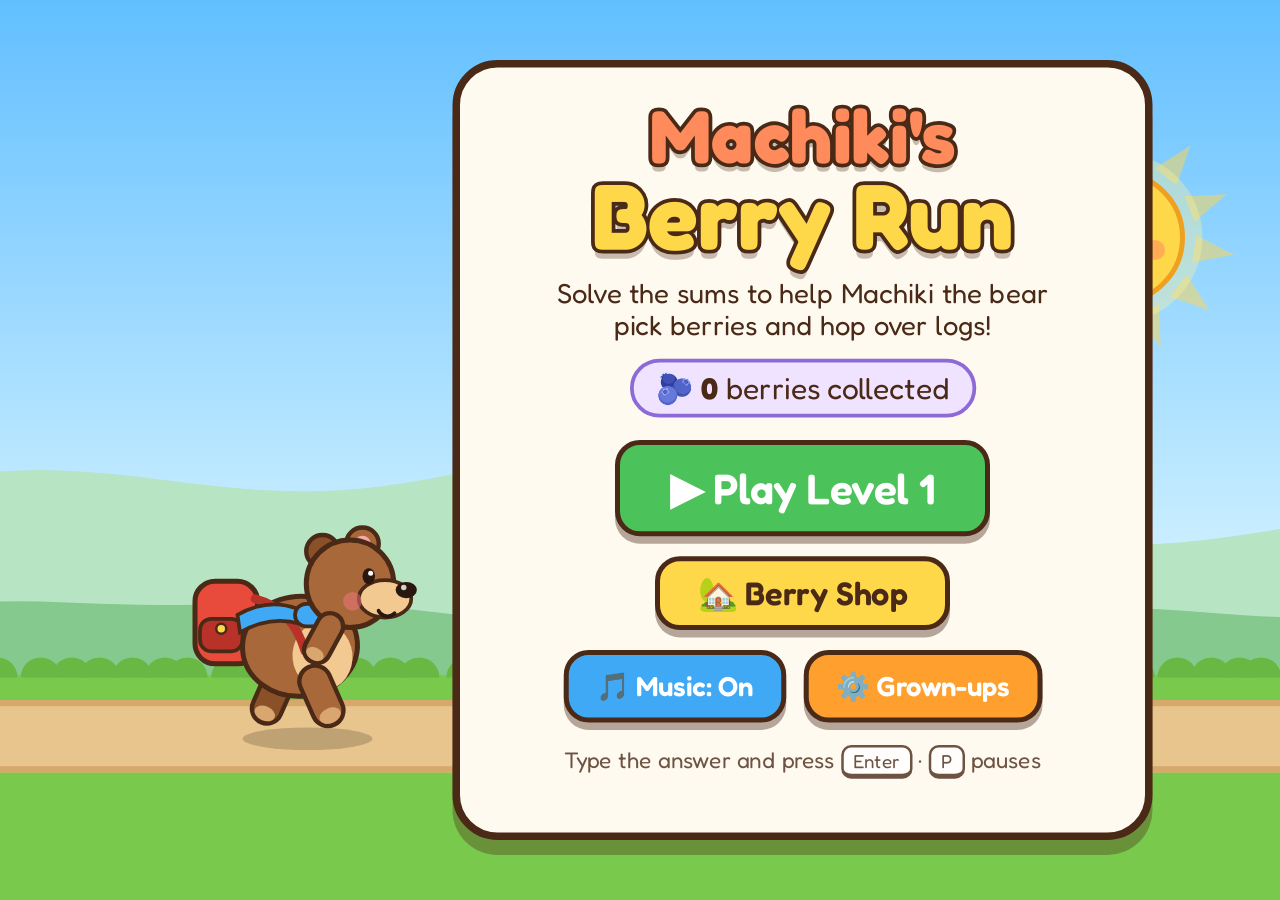
<file: index.html>
<!doctype html>
<html lang="en">
<head>
<meta charset="utf-8">
<meta name="viewport" content="width=device-width, initial-scale=1, maximum-scale=1, user-scalable=no, viewport-fit=cover">
<meta name="theme-color" content="#62bfff">
<meta name="mobile-web-app-capable" content="yes">
<meta name="apple-mobile-web-app-capable" content="yes">
<meta name="apple-mobile-web-app-status-bar-style" content="black-translucent">
<meta name="apple-mobile-web-app-title" content="Berry Run">
<link rel="manifest" href="manifest.webmanifest">
<link rel="apple-touch-icon" href="icons/apple-touch-icon.png">
<link rel="icon" type="image/png" sizes="64x64" href="icons/favicon-64.png">
<link rel="icon" type="image/png" sizes="192x192" href="icons/icon-192.png">
<title>Machiki's Berry Run</title>
<link rel="preconnect" href="https://fonts.googleapis.com">
<link rel="preconnect" href="https://fonts.gstatic.com" crossorigin>
<link href="https://fonts.googleapis.com/css2?family=Fredoka:wght@400;500;600;700&display=swap" rel="stylesheet">
<link rel="stylesheet" href="css/style.css">
</head>
<body>
<div id="stage">
  <canvas id="game"></canvas>

  <!-- In-game HUD -->
  <div id="hud" class="hidden">
    <div class="hud-left">
      <div class="pill" id="pack-pill" title="Berries in Machiki's knapsack"><span class="ico">🎒</span><span id="hud-berries">0</span></div>
      <div class="pill streak" id="streak-pill" title="Correct answers in a row"><span class="ico">🔥</span><span id="hud-streak">0</span></div>
    </div>
    <div class="hud-right">
      <div class="pill" title="All the berries you have ever collected"><span class="ico">🫐</span><span id="hud-total">0</span></div>
      <button class="icon-btn" id="btn-pause" aria-label="Pause (P)">⏸</button>
    </div>
  </div>

  <div id="problem" class="hidden">
    <div id="mic" class="mic hidden" title="Listening — say the answer!">🎤</div>
    <div class="qcount">Question <b id="q-num">1</b> of <b id="q-total">10</b></div>
    <div class="eq"><span id="eq-text"></span><span id="answer" class="answer"></span></div>
    <div id="feedback" class="hint">&nbsp;</div>
    <div class="meter"><div id="meter-fill"></div></div>
  </div>

  <div id="numpad" class="hidden">
    <button data-k="1">1</button><button data-k="2">2</button><button data-k="3">3</button>
    <button data-k="4">4</button><button data-k="5">5</button><button data-k="6">6</button>
    <button data-k="7">7</button><button data-k="8">8</button><button data-k="9">9</button>
    <button data-k="0">0</button>
    <button data-k="back" class="np-back" aria-label="Delete">⌫</button>
    <button data-k="enter" class="np-go">Go!</button>
  </div>

  <div id="countdown" class="hidden"></div>

  <!-- Title screen -->
  <div id="title" class="screen">
    <div class="panel title-panel">
      <h1 class="logo"><span>Machiki's</span><span>Berry Run</span></h1>
      <p class="tagline">Solve the sums to help Machiki the bear<br>pick berries and hop over logs!</p>
      <div class="total-badge">🫐 <b id="title-total">0</b> berries collected</div>
      <button id="btn-play" class="btn btn-green btn-big">▶ Play Level 1</button>
      <div class="row">
        <button id="btn-shop" class="btn btn-yellow btn-mid">🏡 Berry Shop</button>
      </div>
      <div class="row">
        <button id="btn-music-title" class="btn btn-blue">🎵 Music: On</button>
        <button id="btn-grownups" class="btn btn-orange">⚙️ Grown-ups</button>
      </div>
      <p class="small" id="howto">Type the answer and press <kbd>Enter</kbd> · <kbd>P</kbd> pauses</p>
    </div>
  </div>

  <!-- Berry Shop -->
  <div id="shop" class="screen hidden">
    <div class="panel shop-panel">
      <div class="shop-head">
        <h2>Berry Shop</h2>
        <p class="shop-sub">Spend your berries to grow Machiki's forest!</p>
        <div class="pill" id="shop-pill"><span class="ico">🫐</span><span id="shop-berries">0</span></div>
        <button id="btn-shop-close" class="btn btn-green">Done</button>
      </div>
      <div id="shop-tabs" class="shop-tabs"></div>
      <div id="shop-grid" class="shop-grid"></div>
      <div id="shop-toast" class="shop-toast hidden"></div>
    </div>
  </div>

  <!-- Tip after a trip: the fact worked out with berries -->
  <div id="tip" class="screen dim hidden">
    <div class="panel tip-panel">
      <div id="tip-eq" class="tip-eq"></div>
      <div id="tip-title" class="tip-title"></div>
      <canvas id="tip-picture" class="tip-picture"></canvas>
      <div id="tip-steps" class="tip-steps"></div>
      <button id="btn-tip-ok" class="btn btn-green btn-big">Got it! ▶</button>
    </div>
  </div>

  <!-- Pause -->
  <div id="pause" class="screen dim hidden">
    <div class="panel">
      <h2>Paused</h2>
      <p class="small">Machiki is having a little rest. 🐻💤</p>
      <button id="btn-resume" class="btn btn-green btn-big">▶ Keep going</button>
      <div class="row">
        <button id="btn-music-pause" class="btn btn-blue">🎵 Music: On</button>
        <button id="btn-sfx-pause" class="btn btn-blue">🔊 Sounds: On</button>
      </div>
      <button id="btn-quit" class="btn btn-plain">🏠 Back to start (keep your berries)</button>
    </div>
  </div>

  <!-- Level complete -->
  <div id="end" class="screen hidden">
    <div class="panel end-panel">
      <h2 id="end-title">Well done!</h2>
      <div id="end-sub" class="subtitle">Level 1 complete</div>
      <div id="end-stars" class="stars"></div>
      <div class="end-stats">
        <div class="pill big" title="Questions answered"><span class="ico">✅</span><span id="end-correct">0/10</span></div>
        <div class="pill big" id="end-pack-pill" title="Berries in the knapsack"><span class="ico">🎒</span><span id="end-berries">0</span></div>
        <div class="pill big streak" id="end-streak-pill" title="Longest streak"><span class="ico">🔥</span><span id="end-streak">0</span></div>
      </div>
      <div id="end-bonus" class="end-bonus"></div>
      <div class="end-total">
        <div class="pill huge" id="end-total-pill" title="All your berries"><span class="ico">🫐</span><span id="end-total">0</span></div>
      </div>
      <div class="row">
        <button id="btn-home" class="btn btn-plain">🏠 Home</button>
        <button id="btn-end-shop" class="btn btn-yellow">🏡 Berry Shop</button>
        <button id="btn-next" class="btn btn-green">Next level ▶</button>
      </div>
    </div>
  </div>

  <!-- Grown-ups: settings + progress -->
  <div id="grownups" class="screen dim hidden">
    <div class="panel wide">
      <h2>For grown-ups</h2>
      <div class="cols">
        <div>
          <h3>Settings</h3>
          <div id="settings"></div>
        </div>
        <div>
          <h3>Progress</h3>
          <div id="progress"></div>
          <h4>Tricky facts (practised more often)</h4>
          <div id="tricky" class="chips"></div>
          <h4>Kinds of mistakes</h4>
          <div id="slips" class="chips"></div>
          <div id="voice-settings"></div>
        </div>
      </div>
      <div class="row">
        <button id="btn-reset" class="btn btn-plain danger">Reset all progress</button>
        <button id="btn-close-grownups" class="btn btn-green">Done</button>
      </div>
    </div>
  </div>
</div>

<script src="js/storage.js"></script>
<script src="js/srs.js"></script>
<script src="js/hints.js"></script>
<script src="js/audio.js"></script>
<script src="js/voice.js"></script>
<script src="js/art.js"></script>
<script src="js/decor.js"></script>
<script src="js/tip.js"></script>
<script src="js/game.js"></script>
</body>
</html>
</file>
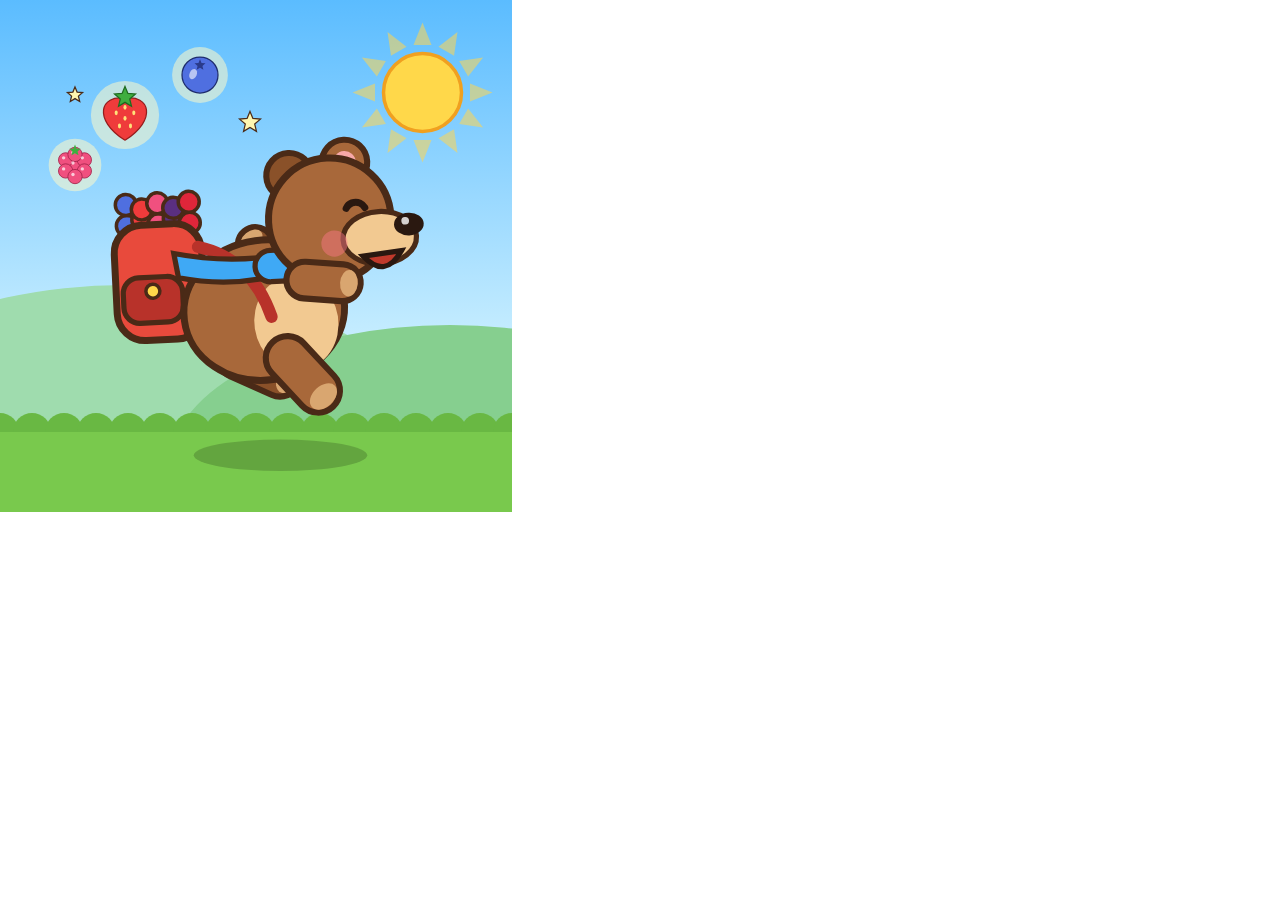
<file: tools/icon.html>
<!doctype html>
<!-- Draws the app icon with the game's own artwork. Open with ?size=180 (any size) and screenshot
     it at that size, e.g. with headless Chrome — see "App icon" in the README. -->
<html>
<head>
<meta charset="utf-8">
<style>html, body { margin: 0; overflow: hidden; } canvas { display: block; }</style>
</head>
<body>
<canvas id="icon"></canvas>
<script src="../js/art.js"></script>
<script>
  const size = Number(new URLSearchParams(location.search).get('size')) || 512;
  const canvas = document.getElementById('icon');
  canvas.width = canvas.height = size;
  const ctx = canvas.getContext('2d');
  ctx.scale(size / 1024, size / 1024); // draw on a 1024×1024 board
  const { circle, ellipse, paint, star, LINE } = Art.util;

  // Sky
  const sky = ctx.createLinearGradient(0, 0, 0, 1024);
  sky.addColorStop(0, '#5bbcff');
  sky.addColorStop(0.65, '#c4ecff');
  ctx.fillStyle = sky;
  ctx.fillRect(0, 0, 1024, 1024);

  // Sun peeking in at the top right
  ctx.save();
  ctx.translate(845, 185);
  ctx.fillStyle = 'rgba(255, 214, 80, 0.55)';
  for (let i = 0; i < 12; i++) {
    ctx.rotate(Math.PI / 6);
    ctx.beginPath(); ctx.moveTo(-18, -95); ctx.lineTo(0, -140); ctx.lineTo(18, -95); ctx.fill();
  }
  ctx.restore();
  circle(ctx, 845, 185, 78); paint(ctx, '#ffd84a', '#f0a020', 7);

  // Hills and meadow
  ctx.fillStyle = '#9fdcae';
  ctx.beginPath(); ctx.ellipse(250, 900, 620, 330, 0, Math.PI, Math.PI * 2); ctx.fill();
  ctx.fillStyle = '#86cf8f';
  ctx.beginPath(); ctx.ellipse(900, 930, 560, 280, 0, Math.PI, Math.PI * 2); ctx.fill();
  ctx.fillStyle = '#79c94d';
  ctx.fillRect(0, 860, 1024, 164);
  ctx.fillStyle = '#69b843';
  for (let x = 0; x <= 1024; x += 64) { ctx.beginPath(); ctx.arc(x, 864, 38, Math.PI, Math.PI * 2); ctx.fill(); }

  // Machiki, jumping for joy with a knapsack full of berries
  ctx.save();
  ctx.translate(540, 900);
  ctx.scale(3.5, 3.5);
  Art.bear(ctx, 0, 0, { phase: 1.2, t: 0.1, rot: -0.05, lift: 14, legs: 'tuck', arms: 'up', face: 'happy', stars: false, pack: 10 });
  ctx.restore();

  // Berries flying into the knapsack
  for (const [type, x, y, r] of [['strawberry', 250, 230, 44], ['blueberry', 400, 150, 36], ['raspberry', 150, 330, 34]]) {
    circle(ctx, x, y, r * 1.55); paint(ctx, 'rgba(255, 250, 200, 0.55)');
    Art.berry(ctx, type, x, y, r);
  }
  star(ctx, 500, 245, 22, '#fff7b0', LINE);
  star(ctx, 150, 190, 16, '#fff7b0', LINE);
</script>
</body>
</html>
</file>
<file: css/style.css>
:root {
  --ink: #4a2a17;
  --cream: #fffaf0;
  --green: #4cc35a;
  --green-d: #2f9440;
  --blue: #3fa9f5;
  --blue-d: #2479c4;
  --orange: #ff9f2e;
  --orange-d: #d97a0d;
  --red: #ef4b4b;
  --yellow: #ffd84a;
  --font: 'Fredoka', 'Chalkboard SE', 'Comic Sans MS', 'Trebuchet MS', sans-serif;
}

* { box-sizing: border-box; }

html, body {
  margin: 0;
  height: 100%;
  overflow: hidden;
  overscroll-behavior: none;
  background: #5ea93f;
  font-family: var(--font);
  color: var(--ink);
  user-select: none;
  -webkit-user-select: none;
  -webkit-touch-callout: none;
  -webkit-tap-highlight-color: transparent;
  touch-action: manipulation;
}

/* The stage is laid out in logical pixels and scaled to the screen; its size and layout
   (data-layout = wide | strip | portrait) are set by fit() in game.js. The 720-tall scene sits at
   the top; on taller screens the meadow continues below it, holding the problem and number pad. */
#stage {
  position: absolute;
  left: 50%;
  top: 50%;
  width: 1280px;
  height: 720px;
  transform-origin: center center;
  overflow: hidden;
  background: linear-gradient(#79c94d 720px, #66b443);
  --safe-top: 0px;
  --safe-right: 0px;
  --safe-bottom: 0px;
  --safe-left: 0px;
}

#game {
  position: absolute;
  left: 0;
  top: 0;
  width: 1280px;
  height: 720px;
  display: block;
}

.hidden { display: none !important; }

button { font-family: inherit; cursor: pointer; touch-action: manipulation; }

/* ---------- HUD ---------- */
#hud {
  position: absolute;
  inset: calc(18px + var(--safe-top)) calc(22px + var(--safe-right)) auto calc(22px + var(--safe-left));
  display: flex;
  justify-content: space-between;
  pointer-events: none;
}
.hud-left, .hud-right { display: flex; gap: 12px; align-items: center; }

.pill {
  display: flex;
  align-items: center;
  gap: 8px;
  min-width: 96px;
  padding: 6px 18px 6px 10px;
  background: var(--cream);
  border: 4px solid var(--ink);
  border-radius: 999px;
  font-size: 32px;
  font-weight: 700;
  box-shadow: 0 5px 0 rgba(74, 42, 23, .35);
}
.pill .ico { font-size: 32px; }
.pill.bump { animation: bump .25s ease-out; }
.pill.streak.hot { background: #ffe08a; }
@keyframes bump { 50% { transform: scale(1.18); } }

.icon-btn {
  pointer-events: auto;
  width: 60px;
  height: 60px;
  border-radius: 50%;
  border: 4px solid var(--ink);
  background: var(--yellow);
  font-size: 26px;
  box-shadow: 0 5px 0 rgba(74, 42, 23, .35);
}
.icon-btn:active { transform: translateY(3px); box-shadow: 0 2px 0 rgba(74, 42, 23, .35); }

/* ---------- Problem box ---------- */
#problem {
  position: absolute;
  top: calc(16px + var(--safe-top));
  left: 50%;
  transform: translateX(-50%);
  width: clamp(420px, calc(100% - 520px), 500px);
  padding: 10px 24px 16px;
  background: var(--cream);
  border: 5px solid var(--ink);
  border-radius: 28px;
  text-align: center;
  box-shadow: 0 8px 0 rgba(74, 42, 23, .35);
}
.qcount { font-size: 20px; font-weight: 500; opacity: .75; }
.eq {
  display: flex;
  justify-content: center;
  align-items: center;
  gap: 14px;
  font-size: 76px;
  font-weight: 700;
  line-height: 1.05;
}
.answer {
  display: inline-flex;
  justify-content: center;
  align-items: center;
  min-width: 124px;
  height: 92px;
  padding: 0 10px;
  background: #fff;
  border: 5px dashed #c79a6c;
  border-radius: 20px;
  color: var(--blue-d);
}
.answer.cursor::after {
  content: '';
  width: 5px;
  height: 58px;
  margin-left: 4px;
  background: var(--blue-d);
  border-radius: 3px;
  animation: blink 1s steps(1) infinite;
}
@keyframes blink { 50% { opacity: 0; } }
.answer.shake { animation: shake .4s; border-color: var(--red); }
@keyframes shake {
  20% { transform: translateX(-10px); }
  40% { transform: translateX(10px); }
  60% { transform: translateX(-7px); }
  80% { transform: translateX(7px); }
}
#problem.solved .answer { border: 5px solid var(--green); background: #e5fbe2; color: var(--green-d); }
#problem.missed .answer { border: 5px solid var(--orange); background: #fff1d6; color: var(--orange-d); }
#problem.pop { animation: pop .35s ease-out; }
@keyframes pop { 0% { transform: translateX(-50%) scale(.7); } 70% { transform: translateX(-50%) scale(1.05); } 100% { transform: translateX(-50%) scale(1); } }

.answer.heard { color: #8fa3b8; }

.mic {
  position: absolute;
  top: 10px;
  right: 14px;
  width: 46px;
  height: 46px;
  display: flex;
  align-items: center;
  justify-content: center;
  font-size: 24px;
  background: #e6e0d6;
  border: 3px solid var(--ink);
  border-radius: 50%;
}
.mic.listening { background: #c9f5c4; animation: listen 1.6s ease-in-out infinite; }
.mic.heard { background: var(--yellow); }
.mic.blocked { opacity: .45; filter: grayscale(1); animation: none; }
@keyframes listen {
  0%, 100% { box-shadow: 0 0 0 0 rgba(76, 195, 90, .7); }
  50% { box-shadow: 0 0 0 10px rgba(76, 195, 90, 0); }
}

#feedback { font-size: 24px; font-weight: 600; min-height: 32px; margin-top: 4px; }
#feedback.hint { color: #7a5a3d; }
#feedback.good { color: var(--green-d); }
#feedback.bad { color: #d8461f; }

.meter {
  height: 14px;
  margin-top: 6px;
  background: #eadbc4;
  border-radius: 999px;
  overflow: hidden;
}
#meter-fill {
  height: 100%;
  width: 100%;
  border-radius: 999px;
  background: var(--green);
  transition: background-color .3s;
}

/* ---------- Number pad ---------- */
#numpad {
  position: absolute;
  bottom: calc(14px + var(--safe-bottom));
  left: 50%;
  transform: translateX(-50%);
  display: flex;
  gap: 8px;
}
#numpad button {
  width: 66px;
  height: 66px;
  border: 4px solid var(--ink);
  border-radius: 18px;
  background: var(--cream);
  font-size: 34px;
  font-weight: 700;
  color: var(--ink);
  box-shadow: 0 5px 0 rgba(74, 42, 23, .4);
}
#numpad button:active { transform: translateY(3px); box-shadow: 0 2px 0 rgba(74, 42, 23, .4); }
#numpad .np-back { background: #ffd9c2; }
#numpad .np-go { width: 110px; background: var(--green); color: #fff; }

#countdown {
  position: absolute;
  top: 330px;
  left: 50%;
  transform: translate(-50%, -50%);
  font-size: 170px;
  font-weight: 700;
  color: var(--yellow);
  -webkit-text-stroke: 8px var(--ink);
  paint-order: stroke fill;
  text-shadow: 0 10px 0 rgba(74, 42, 23, .35);
  pointer-events: none;
}
#countdown.tick { animation: zoom .7s ease-out; }
@keyframes zoom { 0% { transform: translate(-50%, -50%) scale(1.8); opacity: 0; } 30% { opacity: 1; } 100% { transform: translate(-50%, -50%) scale(1); } }

/* ---------- Screens & panels ---------- */
.screen {
  position: absolute;
  inset: 0;
  display: flex;
  align-items: center;
  justify-content: center;
  /* Keep panels clear of the status bar, notch and home indicator (e.g. when added to the
     iPhone Home Screen); dimmed backgrounds still cover the whole screen. */
  padding: var(--safe-top) var(--safe-right) var(--safe-bottom) var(--safe-left);
}
.screen.dim { background: rgba(20, 45, 25, .45); }

.panel {
  width: 560px;
  max-width: calc(100% - 24px);
  padding: 26px 34px 30px;
  background: var(--cream);
  border: 6px solid var(--ink);
  border-radius: 36px;
  text-align: center;
  box-shadow: 0 12px 0 rgba(74, 42, 23, .35);
  animation: rise .35s ease-out;
}
.panel.wide { width: 980px; max-height: calc(100% - 24px); overflow-y: auto; padding-top: 20px; padding-bottom: 22px; text-align: left; }
@keyframes rise { from { transform: translateY(30px) scale(.95); opacity: 0; } }

.title-panel { margin-left: 260px; }

/* Tip after a trip */
.tip-panel { width: 720px; padding: 18px 30px 24px; }
.tip-eq { font-size: 64px; font-weight: 700; line-height: 1.1; }
.tip-answer {
  display: inline-block;
  min-width: 90px;
  padding: 0 10px;
  border: 5px dashed #c79a6c;
  border-radius: 18px;
  background: #fff;
  color: #c79a6c;
}
.tip-answer.on { border-style: solid; border-color: var(--green); background: #e5fbe2; color: var(--green-d); animation: pop-in .4s ease-out; }
.tip-title { margin: 8px 0 12px; font-size: 32px; font-weight: 600; color: var(--orange-d); }
.tip-picture { display: block; margin: 0 auto; }
.tip-steps { min-height: 60px; margin: 12px 0 16px; }
.tip-step { font-size: 48px; font-weight: 700; line-height: 1.25; color: var(--blue-d); opacity: 0; }
.tip-step.on { opacity: 1; animation: pop-in .35s ease-out; }
#btn-tip-ok { visibility: hidden; }
#btn-tip-ok.on { visibility: visible; animation: pop-in .3s ease-out; }
@keyframes pop-in { from { opacity: 0; transform: scale(.8); } }

h1, h2, h3, h4 { margin: 0; }
h2 { font-size: 52px; color: var(--orange-d); }
h3 { font-size: 26px; margin-bottom: 10px; }
h4 { font-size: 18px; margin: 18px 0 8px; opacity: .8; }

.logo {
  display: flex;
  flex-direction: column;
  line-height: .95;
  font-size: 74px;
  color: var(--yellow);
  -webkit-text-stroke: 6px var(--ink);
  paint-order: stroke fill;
  text-shadow: 0 7px 0 rgba(74, 42, 23, .3);
}
.logo span:first-child { color: #ff8a5c; font-size: 60px; }
.tagline { font-size: 22px; margin: 14px 0; }
.total-badge {
  display: inline-block;
  margin-bottom: 18px;
  padding: 6px 18px;
  font-size: 24px;
  background: #efe3ff;
  border: 3px solid #8d6ad8;
  border-radius: 999px;
}
.small { font-size: 18px; opacity: .8; }
kbd {
  padding: 1px 8px;
  background: #fff;
  border: 2px solid var(--ink);
  border-bottom-width: 4px;
  border-radius: 8px;
  font-family: inherit;
  font-size: 15px;
}

.row { display: flex; gap: 14px; justify-content: center; margin-top: 16px; }

.btn {
  padding: 12px 22px;
  border: 4px solid var(--ink);
  border-radius: 20px;
  font-size: 22px;
  font-weight: 600;
  color: #fff;
  box-shadow: 0 6px 0 rgba(74, 42, 23, .4);
  transition: transform .08s;
}
@media (hover: hover) { .btn:hover { transform: translateY(-2px); } }
.btn:active { transform: translateY(4px); box-shadow: 0 2px 0 rgba(74, 42, 23, .4); }
.btn-big { font-size: 34px; padding: 14px 40px; }
.btn-green { background: var(--green); }
.btn-blue { background: var(--blue); }
.btn-orange { background: var(--orange); }
.btn-yellow { background: var(--yellow); color: var(--ink); }
.btn-mid { font-size: 26px; padding: 10px 30px; }
.btn-plain { background: #fff; color: var(--ink); font-size: 20px; margin-top: 16px; }
.btn-plain.danger { color: #c0392b; }
.btn-plain.danger.confirm { background: var(--red); color: #fff; }

/* ---------- End screen ---------- */
.end-panel { position: relative; width: 680px; }
.end-panel .row { align-items: center; }
.end-panel .row .btn { margin-top: 0; padding: 12px 22px; font-size: 24px; white-space: nowrap; }
.end-panel .row #btn-next { font-size: 28px; }
.subtitle { font-size: 24px; font-weight: 600; opacity: .7; }
.stars { font-size: 72px; letter-spacing: 8px; line-height: 1.2; }
.stars .on { color: var(--yellow); -webkit-text-stroke: 3px var(--ink); paint-order: stroke fill; display: inline-block; animation: star-in .5s backwards; }
.stars .off { color: #ddd0bd; }
@keyframes star-in { from { transform: scale(0) rotate(-90deg); } }
/* Big versions of the in-game knapsack, streak and berry-total widgets. */
.end-stats { display: flex; justify-content: center; gap: 16px; margin: 6px 0 4px; }
.pill.big { padding: 8px 24px 8px 14px; font-size: 46px; }
.pill.big .ico { font-size: 42px; }
.end-total { display: flex; justify-content: center; margin: 18px 0 6px; }
.pill.huge {
  padding: 10px 40px 10px 22px;
  background: #efe3ff;
  border-color: #8d6ad8;
  font-size: 66px;
  box-shadow: 0 7px 0 rgba(74, 42, 23, .3);
}
.pill.huge .ico { font-size: 58px; }
.pill.glow { box-shadow: 0 0 0 6px rgba(255, 216, 74, .85), 0 0 30px 8px rgba(255, 196, 40, .75); transition: box-shadow .4s; }
/* Always takes up its line, so the panel doesn't jump when the bonus appears. */
.end-bonus { min-height: 36px; margin-top: 12px; font-size: 26px; font-weight: 600; color: #8a6a4a; }
.end-bonus.waiting { visibility: hidden; }
.end-bonus.won { font-size: 28px; font-weight: 700; color: var(--orange-d); animation: rise .4s ease-out; }
.end-bonus b { color: #e8453c; }

/* ---------- Berry Shop ---------- */
.shop-panel {
  position: relative;
  display: flex;
  flex-direction: column;
  width: 1200px;
  height: calc(100% - 24px);
  max-height: 900px;
  padding: 18px 26px 20px;
  text-align: left;
}
.shop-head { display: flex; align-items: center; gap: 18px; }
.shop-head h2 { font-size: 46px; }
.shop-sub { flex: 1; margin: 0; font-size: 20px; opacity: .75; }
.shop-head .btn { font-size: 24px; padding: 8px 26px; }

.shop-tabs { display: flex; flex-wrap: wrap; gap: 8px; margin: 12px 0; }
.shop-tabs button {
  flex: 1 1 auto;
  padding: 10px 6px;
  background: #fff;
  border: 4px solid var(--ink);
  border-radius: 18px;
  font-size: 20px;
  font-weight: 600;
  white-space: nowrap;
  color: var(--ink);
}
.shop-tabs button small { font-size: 14px; opacity: .6; }
.shop-tabs button.on { background: var(--orange); color: #fff; box-shadow: 0 4px 0 rgba(74, 42, 23, .35); }

.shop-grid {
  flex: 1;
  display: grid;
  grid-template-columns: repeat(auto-fill, minmax(196px, 1fr));
  grid-auto-rows: 236px;
  gap: 14px;
  padding: 4px 6px 8px 2px;
  overflow-y: auto;
}
.card {
  display: flex;
  flex-direction: column;
  align-items: center;
  padding: 8px 8px 10px;
  background: #fff;
  border: 4px solid #e6d3b8;
  border-radius: 22px;
}
.card canvas { width: 100%; aspect-ratio: 196 / 128; border-radius: 14px; background: linear-gradient(#e3f6ff, #e9f8e0 70%); }
.card .name { flex: 1; display: flex; align-items: center; margin: 4px 0; font-size: 19px; font-weight: 600; text-align: center; line-height: 1.1; }
.card.owned { background: #effbea; border-color: var(--green); }
.card.bought { animation: bought .6s ease-out; }
@keyframes bought { 40% { transform: scale(1.08) rotate(-2deg); } }
.card .buy {
  width: 100%;
  padding: 6px 0;
  background: var(--yellow);
  border: 4px solid var(--ink);
  border-radius: 14px;
  font-size: 22px;
  font-weight: 700;
  color: var(--ink);
  box-shadow: 0 4px 0 rgba(74, 42, 23, .35);
}
.card .buy:active { transform: translateY(3px); box-shadow: 0 1px 0 rgba(74, 42, 23, .35); }
.card .buy.cant { background: #eee6da; color: #a08a70; border-color: #c9b59a; box-shadow: none; }
.card .buy.confirm { background: var(--green); color: #fff; font-size: 18px; animation: bump .3s; }
.card .buy.shake { animation: shake .4s; }
.flying-berry {
  position: absolute;
  left: 0;
  top: 0;
  z-index: 5;
  font-size: 30px;
  line-height: 1;
  pointer-events: none;
  filter: drop-shadow(0 2px 0 rgba(74, 42, 23, .35));
}
.owned-tag { padding: 8px 0; font-size: 18px; font-weight: 700; color: var(--green-d); }

.shop-toast {
  position: absolute;
  left: 50%;
  bottom: 22px;
  transform: translateX(-50%);
  padding: 10px 26px;
  background: var(--ink);
  border-radius: 999px;
  color: #fff;
  font-size: 22px;
  font-weight: 600;
  white-space: nowrap;
  animation: rise .3s ease-out;
}

/* ---------- Grown-ups ---------- */
.cols { display: grid; grid-template-columns: 1fr 1fr; gap: 34px; margin-top: 14px; }
.setting { margin-bottom: 12px; }
.setting-pair { display: flex; gap: 32px; }
#voice-settings { margin-top: 22px; }
.setting .name { font-size: 18px; font-weight: 600; margin-bottom: 6px; }
.seg { display: flex; flex-wrap: wrap; gap: 6px; }
.seg button {
  padding: 7px 14px;
  border: 3px solid var(--ink);
  border-radius: 14px;
  background: #fff;
  font-size: 17px;
  color: var(--ink);
}
.seg button.on { background: var(--blue); color: #fff; }
.seg button:disabled { opacity: .4; cursor: default; }
.voice-note { margin: 6px 0 0; font-size: 14px; line-height: 1.35; opacity: .75; }
.voice-test {
  margin-top: 8px;
  padding: 6px 12px;
  background: #fff;
  border: 2px dashed #c79a6c;
  border-radius: 12px;
  font-size: 16px;
}
#progress { font-size: 19px; line-height: 1.6; }
.chips { display: flex; flex-wrap: wrap; gap: 6px; min-height: 36px; }
.chip {
  padding: 4px 12px;
  background: #fff1d6;
  border: 2px solid var(--orange);
  border-radius: 999px;
  font-size: 18px;
}
.chip small { opacity: .65; }
.muted { opacity: .6; font-size: 17px; }

/* ---------- Layouts for different screens (see fit() in game.js) ---------- */

/* Phones: everything is scaled down a lot, so make the things you tap bigger. */
body.small[data-layout="wide"] #numpad { gap: 10px; bottom: calc(8px + var(--safe-bottom)); }
body.small[data-layout="wide"] #numpad button { width: 86px; height: 86px; font-size: 42px; border-radius: 22px; }
body.small[data-layout="wide"] #numpad .np-go { width: 140px; }
body.small .shop-grid { grid-template-columns: repeat(auto-fill, minmax(260px, 1fr)); grid-auto-rows: 320px; }
body.small .card .name { font-size: 26px; }
body.small .card .buy { padding: 17px 0; font-size: 32px; }
body.small .shop-tabs button { padding: 12px 10px; font-size: 26px; }
body.small .shop-tabs button small { font-size: 18px; }
body.small .seg button { padding: 10px 18px; font-size: 22px; }
body.small .setting .name, body.small #progress { font-size: 22px; }

/* Squarish screens: the number pad gets its own strip of meadow under the scene. */
[data-layout="strip"] #numpad {
  top: 734px;
  bottom: calc(14px + var(--safe-bottom));
  left: calc(24px + var(--safe-left));
  right: calc(24px + var(--safe-right));
  transform: none;
  align-items: center;
}
[data-layout="strip"] #numpad button { flex: 1; width: auto; height: 100%; max-height: 120px; font-size: 44px; }
[data-layout="strip"] #numpad .np-go { flex: 1.6; }

/* Portrait: scene on top, then the problem, then a big 3×4 number pad filling the rest. */
[data-layout="portrait"] #problem { top: 736px; width: calc(100% - 40px); max-width: 720px; }
[data-layout="portrait"] #numpad {
  top: 966px;
  bottom: calc(22px + var(--safe-bottom));
  left: calc(22px + var(--safe-left));
  right: calc(22px + var(--safe-right));
  transform: none;
  display: grid;
  grid-template-columns: repeat(3, 1fr);
  grid-auto-rows: minmax(0, 1fr); /* rows shrink to fit, whatever the screen height */
  gap: 16px;
  max-width: 900px;
  margin: 0 auto;
}
[data-layout="portrait"] #numpad button { width: auto; height: auto; min-height: 0; padding: 0; line-height: 1; font-size: 68px; border-radius: 28px; box-shadow: 0 7px 0 rgba(74, 42, 23, .4); }
[data-layout="portrait"] #numpad .np-go { width: auto; font-size: 52px; }
[data-layout="portrait"] #numpad .np-back { order: 1; font-size: 56px; }
[data-layout="portrait"] #numpad [data-k="0"] { order: 2; }
[data-layout="portrait"] #numpad .np-go { order: 3; }

/* Portrait: menus sit in the meadow below the scene, so Machiki and the forest stay in view. */
[data-layout="portrait"] #title { padding-top: 680px; } /* centred in the meadow below the scene */
[data-layout="portrait"] #end { align-items: flex-end; padding-bottom: calc(24px + var(--safe-bottom)); }
[data-layout="portrait"] .title-panel { margin-left: 0; }
[data-layout="portrait"] .cols { grid-template-columns: 1fr; }
[data-layout="portrait"] .shop-panel { max-height: none; }
[data-layout="portrait"] .shop-sub { display: none; }
[data-layout="portrait"] .shop-head { flex-wrap: wrap; justify-content: space-between; }
[data-layout="portrait"] .shop-head h2 { flex: 1; }
</file>
